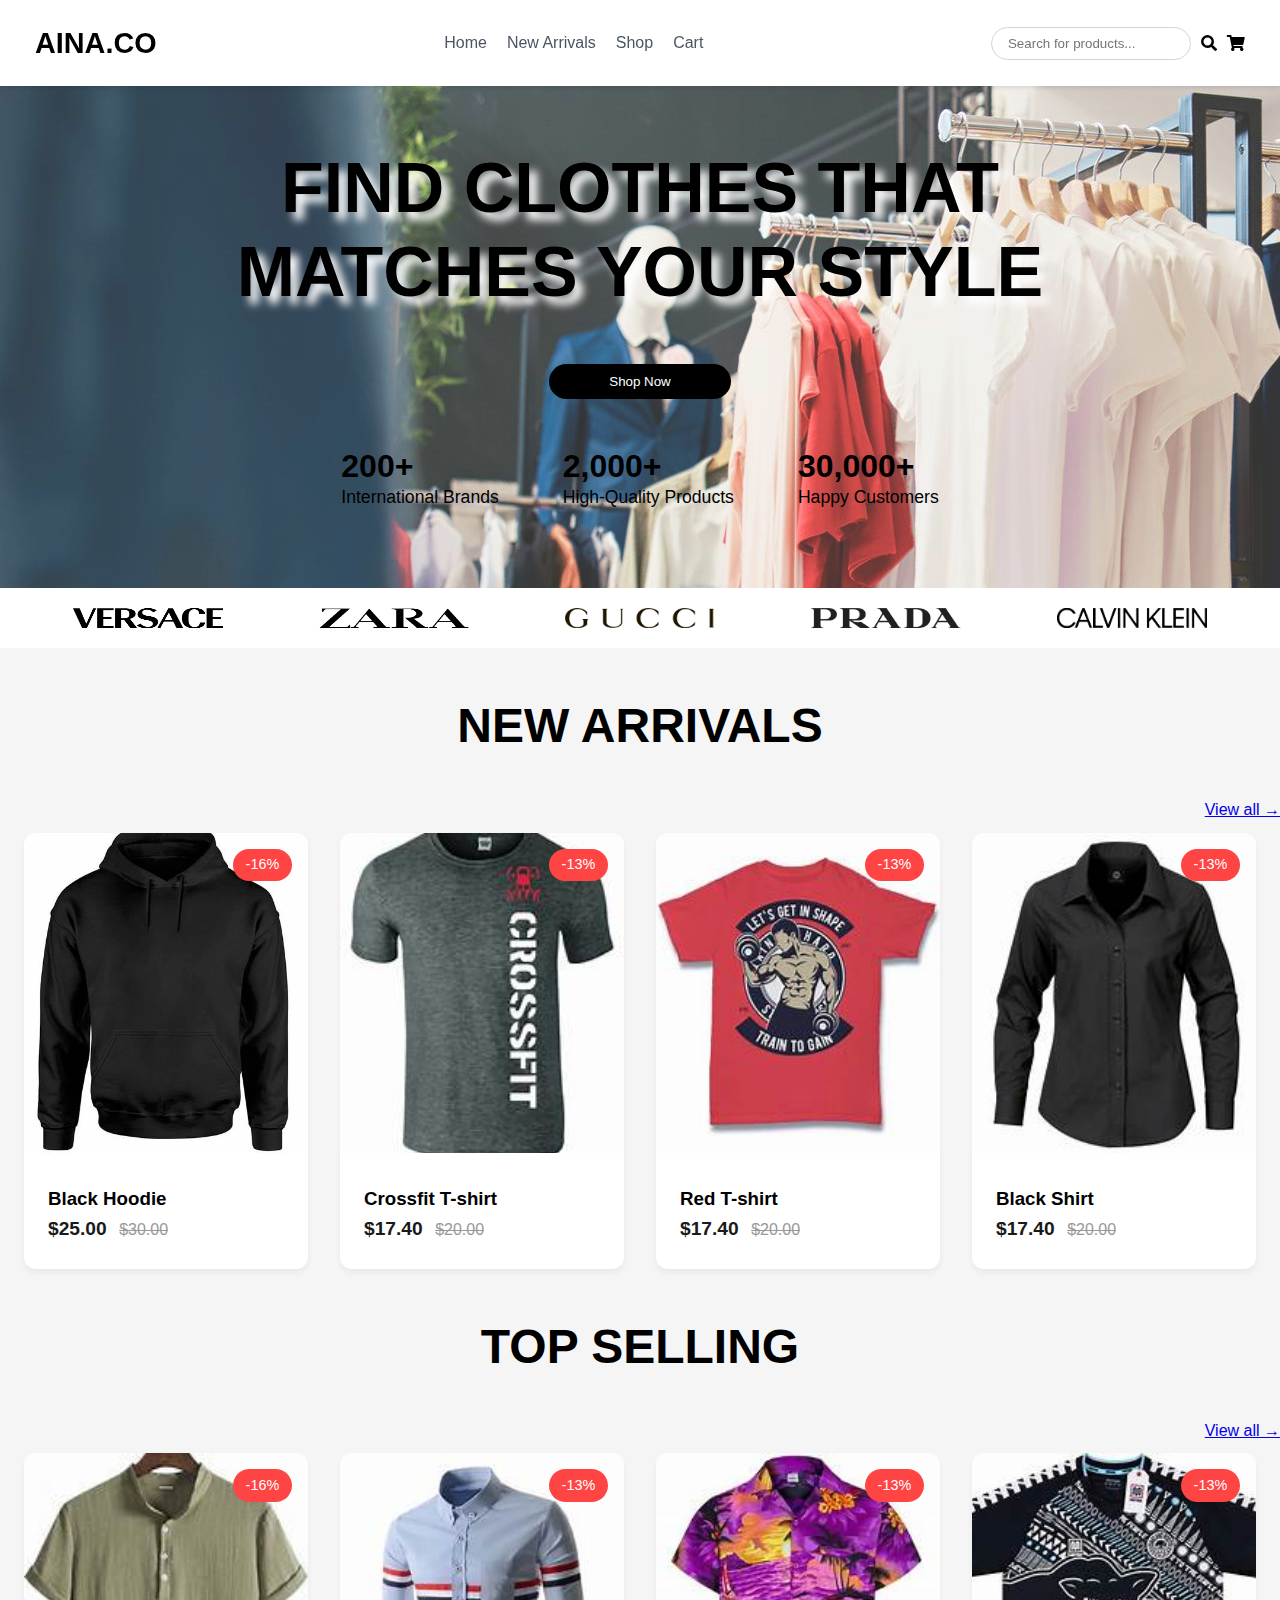
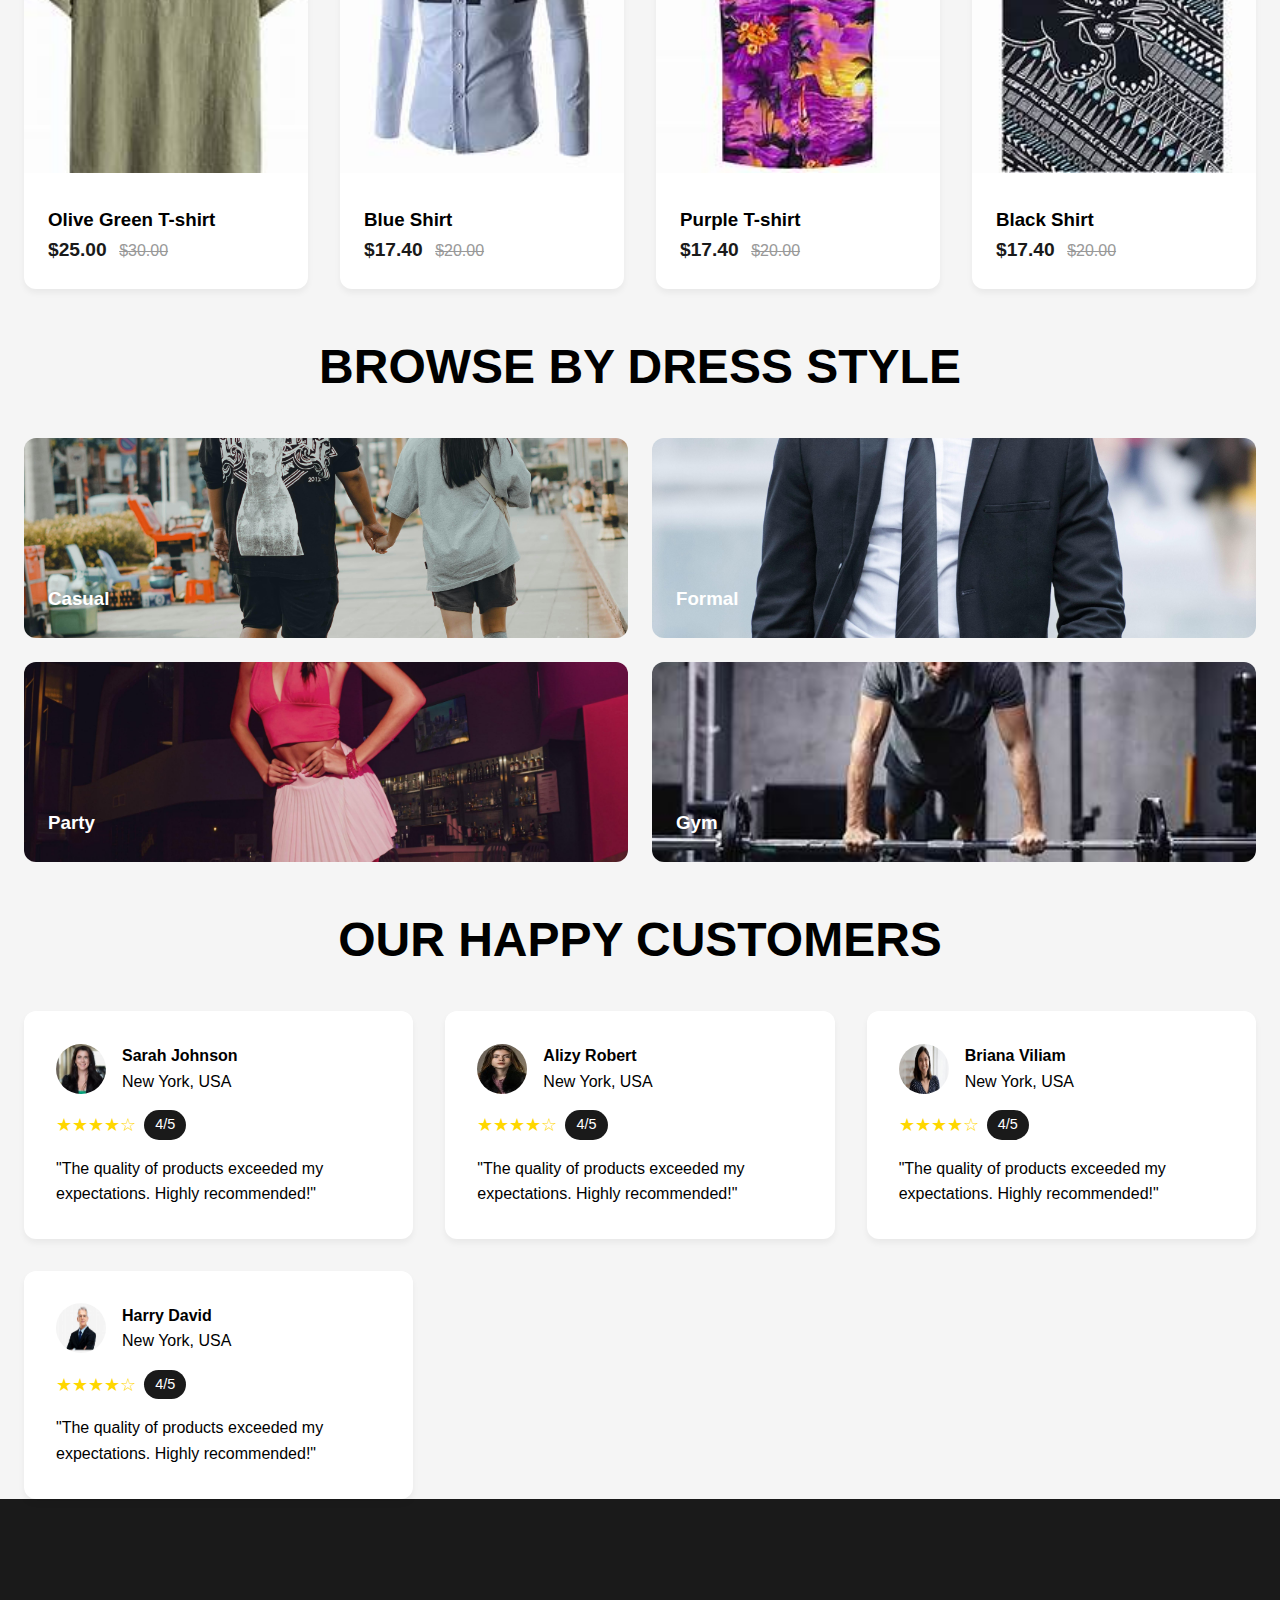
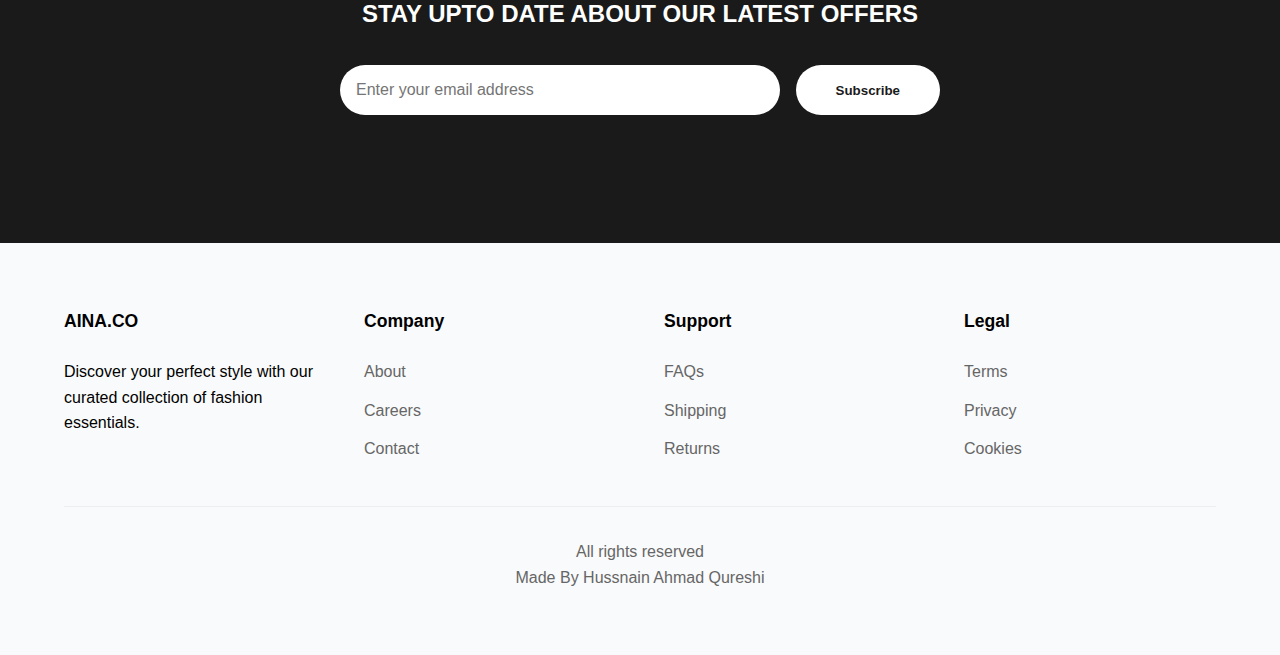
<file: index.html>
﻿<!DOCTYPE html>
<html lang="en">
<head>
    <meta charset="UTF-8">
    <meta name="viewport" content="width=device-width, initial-scale=1.0">
    <title>AINA.CO - Modern Fashion Store</title>
    <link href="https://fonts.googleapis.com/css2?family=Roboto:wght@400;500;700&display=swap" rel="stylesheet">
    <link href="https://cdnjs.cloudflare.com/ajax/libs/font-awesome/5.15.3/css/all.min.css" rel="stylesheet">
    <link rel="stylesheet" href="styles.css">
</head>
<body>

    <!-- Header -->
    <header>
        <div class="container">
            <div class="logo">
                <h1>AINA.CO</h1>
            </div>
            <nav>
                <a href="index.html">Home</a>
                <a href="3.html">New Arrivals</a>
                <a href="product.html">Shop</a>
                <a href="4.html">Cart</a>
            </nav>
            <div class="search-bar">
                <input type="text" class="search-input" placeholder="Search for products...">
                <i class="fas fa-search"></i>
                <i class="fas fa-shopping-cart"></i>
            </div>
        </div>
    </header>

    <!-- Hero Section -->
    <section class="hero">
        <div class="hero-content">
            <div class="hero-cont">FIND CLOTHES THAT MATCHES YOUR STYLE</div>
            <div class="shop-btn">
                <button class="shop-now">Shop Now</button>
            </div>
            <div class="stats">
                <div class="stat-item"><span>200+</span><p>International Brands</p></div>
                <div class="stat-item"><span>2,000+</span><p>High-Quality Products</p></div>
                <div class="stat-item"><span>30,000+</span><p>Happy Customers</p></div>
            </div>
        </div>
        <div class="brands">
            <img src="images/versace.png" alt="Versace">
            <img src="images/zara.png" alt="Zara">
            <img src="images/gucci.png" alt="Gucci">
            <img src="images/prada.png" alt="Prada">
            <img src="images/calvin-klein.png" alt="Calvin Klein">
        </div>
    </section>

    <!-- New Arrivals -->
    <section class="new-arrivals">
        <div class="section-header"><h1>NEW ARRIVALS</h1></div>
        <div class="view-al"><a href="3.html" class="view-all">View all →</a></div>
        <div class="product-grid">
            <div class="product-card">
                <div class="product-image">
                    <img src="images/hoodie.jpg" alt="Black Hoodie">
                    <span class="discount">-16%</span>
                </div>
                <div class="product-info">
                    <h3>Black Hoodie</h3>
                    <div class="price">
                        <span class="current-price">$25.00</span>
                        <span class="original-price">$30.00</span>
                    </div>
                </div>
            </div>

            <div class="product-card">
                <div class="product-image">
                    <img src="images/th(3).jpg" alt="Crossfit T-shirt">
                    <span class="discount">-13%</span>
                </div>
                <div class="product-info">
                    <h3>Crossfit T-shirt</h3>
                    <div class="price">
                        <span class="current-price">$17.40</span>
                        <span class="original-price">$20.00</span>
                    </div>
                </div>
            </div>

            <div class="product-card">
                <div class="product-image">
                    <img src="images/th(4).jpg" alt="Red T-shirt">
                    <span class="discount">-13%</span>
                </div>
                <div class="product-info">
                    <h3>Red T-shirt</h3>
                    <div class="price">
                        <span class="current-price">$17.40</span>
                        <span class="original-price">$20.00</span>
                    </div>
                </div>
            </div>

            <div class="product-card">
                <div class="product-image">
                    <img src="images/th(2).jpg" alt="Black Shirt">
                    <span class="discount">-13%</span>
                </div>
                <div class="product-info">
                    <h3>Black Shirt</h3>
                    <div class="price">
                        <span class="current-price">$17.40</span>
                        <span class="original-price">$20.00</span>
                    </div>
                </div>
            </div>
        </div>
    </section>

    <!-- Top Selling -->
    <section class="new-arrivals">
        <div class="section-header"><h1>TOP SELLING</h1></div>
        <div class="view-al"><a href="3.html" class="view-all">View all →</a></div>
        <div class="product-grid">
            <div class="product-card">
                <div class="product-image">
                    <img src="images/th(5).jpg" alt="Olive Green T-shirt">
                    <span class="discount">-16%</span>
                </div>
                <div class="product-info">
                    <h3>Olive Green T-shirt</h3>
                    <div class="price">
                        <span class="current-price">$25.00</span>
                        <span class="original-price">$30.00</span>
                    </div>
                </div>
            </div>

            <div class="product-card">
                <div class="product-image">
                    <img src="images/th(6).jpg" alt="Blue Shirt">
                    <span class="discount">-13%</span>
                </div>
                <div class="product-info">
                    <h3>Blue Shirt</h3>
                    <div class="price">
                        <span class="current-price">$17.40</span>
                        <span class="original-price">$20.00</span>
                    </div>
                </div>
            </div>

            <div class="product-card">
                <div class="product-image">
                    <img src="images/th(7).jpg" alt="Purple T-shirt">
                    <span class="discount">-13%</span>
                </div>
                <div class="product-info">
                    <h3>Purple T-shirt</h3>
                    <div class="price">
                        <span class="current-price">$17.40</span>
                        <span class="original-price">$20.00</span>
                    </div>
                </div>
            </div>

            <div class="product-card">
                <div class="product-image">
                    <img src="images/th(8).jpg" alt="Black Shirt">
                    <span class="discount">-13%</span>
                </div>
                <div class="product-info">
                    <h3>Black Shirt</h3>
                    <div class="price">
                        <span class="current-price">$17.40</span>
                        <span class="original-price">$20.00</span>
                    </div>
                </div>
            </div>
        </div>
    </section>

    <!-- Categories -->
    <section class="categories">
        <div class="section-header"><h1>BROWSE BY DRESS STYLE</h1></div>
        <div class="category-grid">
            <div class="category-card casual"><h3>Casual</h3></div>
            <div class="category-card formal"><h3>Formal</h3></div>
            <div class="category-card party"><h3>Party</h3></div>
            <div class="category-card gym"><h3>Gym</h3></div>
        </div>
    </section>

    <!-- Happy Customers -->
    <section class="customers">
        <div class="section-header"><h1>OUR HAPPY CUSTOMERS</h1></div>
        <div class="customer-grid">
            <div class="customer-card">
                <div class="customer-info">
                    <img src="images/customer1.jpg" alt="Customer">
                    <div class="customer-details">
                        <h4>Sarah Johnson</h4>
                        <p>New York, USA</p>
                    </div>
                </div>
                <div class="rating">
                    <span class="stars">★★★★☆</span>
                    <span class="score">4/5</span>
                </div>
                <p class="review">"The quality of products exceeded my expectations. Highly recommended!"</p>
            </div>

            <div class="customer-card">
                <div class="customer-info">
                    <img src="images/customer2.jpg" alt="Customer">
                    <div class="customer-details">
                        <h4>Alizy Robert</h4>
                        <p>New York, USA</p>
                    </div>
                </div>
                <div class="rating">
                    <span class="stars">★★★★☆</span>
                    <span class="score">4/5</span>
                </div>
                <p class="review">"The quality of products exceeded my expectations. Highly recommended!"</p>
            </div>

            <div class="customer-card">
                <div class="customer-info">
                    <img src="images/customer3.jpg" alt="Customer">
                    <div class="customer-details">
                        <h4>Briana Viliam</h4>
                        <p>New York, USA</p>
                    </div>
                </div>
                <div class="rating">
                    <span class="stars">★★★★☆</span>
                    <span class="score">4/5</span>
                </div>
                <p class="review">"The quality of products exceeded my expectations. Highly recommended!"</p>
            </div>

            <div class="customer-card">
                <div class="customer-info">
                    <img src="images/customer4.jpg" alt="Customer">
                    <div class="customer-details">
                        <h4>Harry David</h4>
                        <p>New York, USA</p>
                    </div>
                </div>
                <div class="rating">
                    <span class="stars">★★★★☆</span>
                    <span class="score">4/5</span>
                </div>
                <p class="review">"The quality of products exceeded my expectations. Highly recommended!"</p>
            </div>
        </div>
    </section>

    <!-- Newsletter -->
    <section class="newsletter">
        <div class="newsletter-content">
            <h2>STAY UPTO DATE ABOUT OUR LATEST OFFERS</h2>
            <div class="subscribe-form">
                <input type="email" placeholder="Enter your email address">
                <button class="subscribe-btn">Subscribe</button>
            </div>
        </div>
    </section>

    <!-- Footer -->
    <footer>
        <div class="footer-content">
            <div class="footer-col">
                <h4>AINA.CO</h4>
                <p>Discover your perfect style with our curated collection of fashion essentials.</p>
            </div>
            <div class="footer-col">
                <h4>Company</h4>
                <a href="#">About</a>
                <a href="#">Careers</a>
                <a href="#">Contact</a>
            </div>
            <div class="footer-col">
                <h4>Support</h4>
                <a href="#">FAQs</a>
                <a href="#">Shipping</a>
                <a href="#">Returns</a>
            </div>
            <div class="footer-col">
                <h4>Legal</h4>
                <a href="#">Terms</a>
                <a href="#">Privacy</a>
                <a href="#">Cookies</a>
            </div>
        </div>
        <div class="copyright">
            <p>All rights reserved</p>
            <p>Made By Hussnain Ahmad Qureshi</p>
        </div>
    </footer>

</body>
</html>
</file>
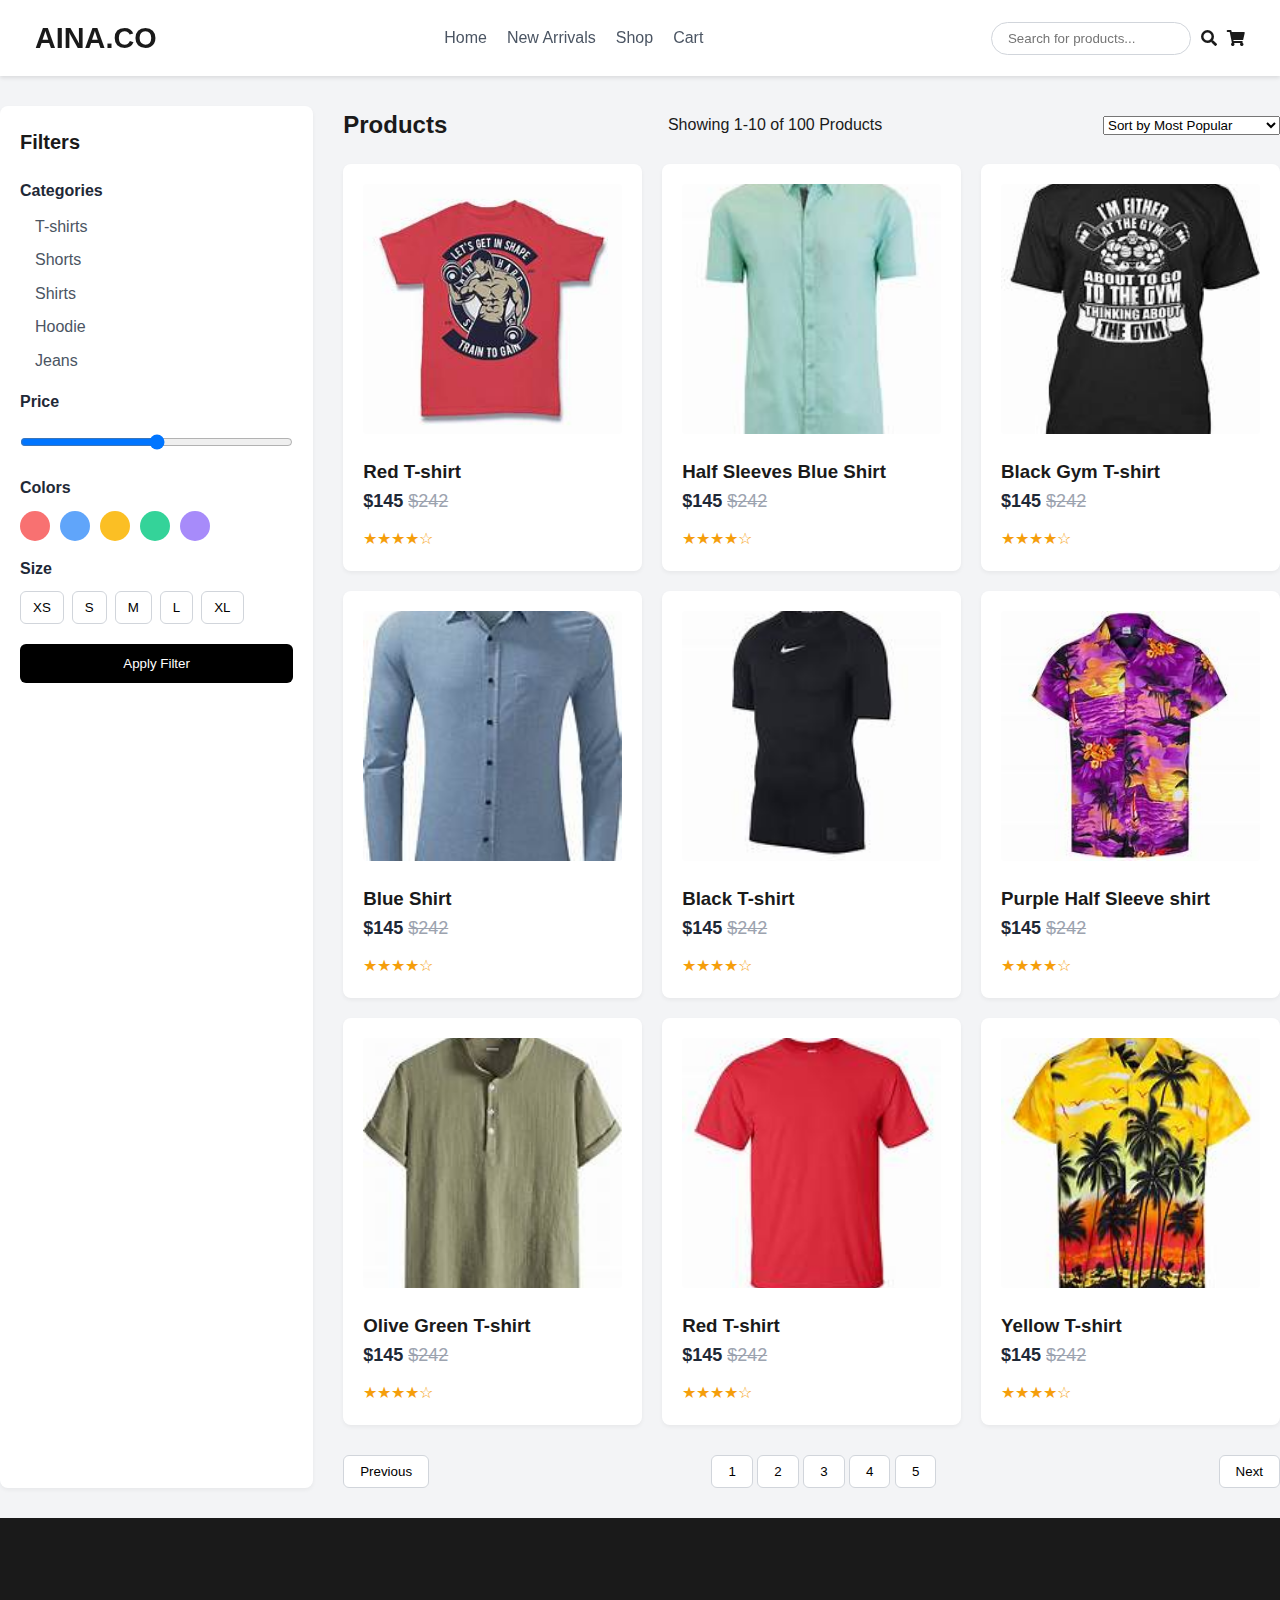
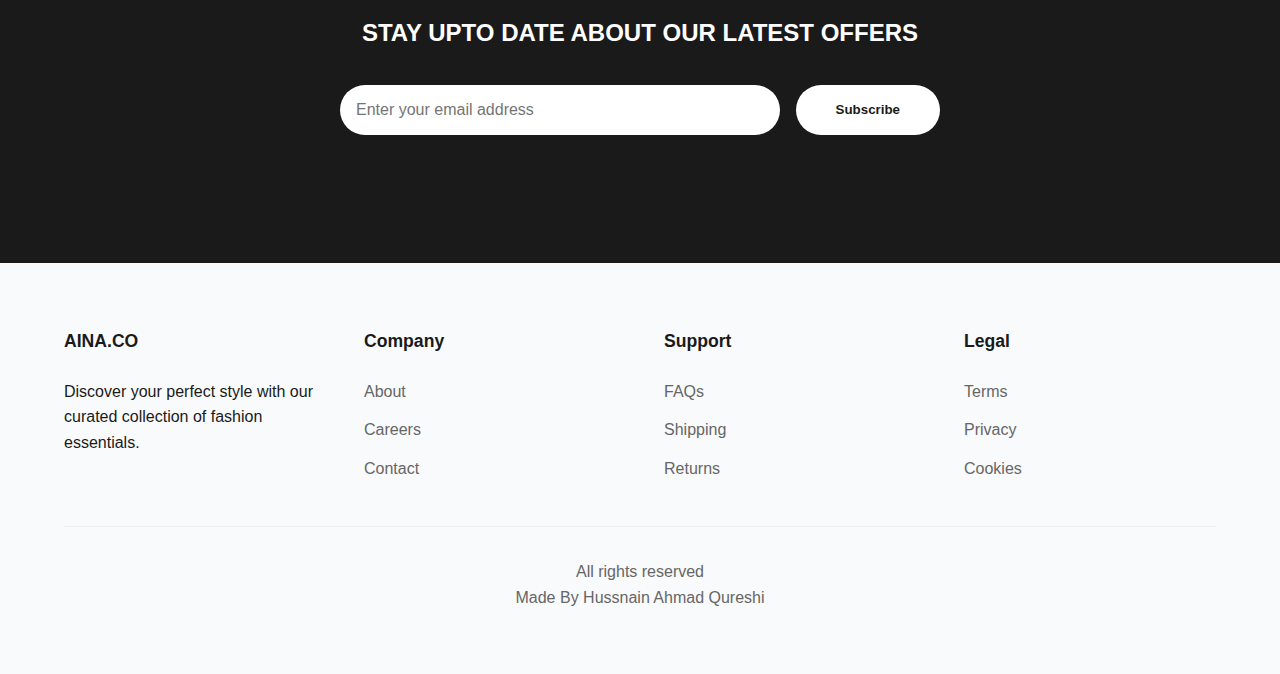
<file: 3.html>
﻿<!DOCTYPE html>
<html lang="en">
<head>
    <meta charset="UTF-8">
    <meta name="viewport" content="width=device-width, initial-scale=1.0">
    <title>E-commerce Website</title>
    <link rel="stylesheet" href="3.css">
    <link href="https://fonts.googleapis.com/css2?family=Roboto:wght@400;500;700&display=swap" rel="stylesheet">
    <link rel="stylesheet" href="https://cdnjs.cloudflare.com/ajax/libs/font-awesome/5.15.3/css/all.min.css">
</head>
<body>
    <!-- Header -->
    <header>
        <div class="container">
            <div class="logo">
                <h1>AINA.CO</h1>


            </div>
            <nav>
                <a href="index.html">
                    Home
                </a>
                <a href="3.html">
                    New Arrivals
                </a>
                <a href="product.html">
                    Shop
                </a>
                <a href="4.html">
                    Cart
                </a>
            </nav>
            <div class="search-bar">

                <input type="text" class="search-input" placeholder="Search for products...">
                <i class="fas fa-search">
                </i><i class="fas fa-shopping-cart">
</i>
            </div>
        </div>
    </header>

    <!-- Main Content -->
    <main class="container main">
        <!-- Filters -->
        <aside class="filters">
            <h2>Filters</h2>
            <div>
                <h3>Categories</h3>
                <ul>
                    <li><a href="#">T-shirts</a></li>
                    <li><a href="#">Shorts</a></li>
                    <li><a href="#">Shirts</a></li>
                    <li><a href="#">Hoodie</a></li>
                    <li><a href="#">Jeans</a></li>
                </ul>
            </div>
            <div class="price">
                <h3>Price</h3>
                <input type="range" min="50" max="200">
            </div>
            <div class="colors">
                <h3>Colors</h3>
                <div class="color-switches">
                    <div class="color red" tabindex="0"></div>
                    <div class="color blue" tabindex="0"></div>
                    <div class="color yellow" tabindex="0"></div>
                    <div class="color green" tabindex="0"></div>
                    <div class="color purple" tabindex="0"></div>
                </div>
            </div>
            <div class="sizes">
                <h3>Size</h3>
                <div class="size-buttons">
                    <button>XS</button>
                    <button>S</button>
                    <button>M</button>
                    <button>L</button>
                    <button>XL</button>
                </div>
            </div>
            <button class="apply-filter">Apply Filter</button>
        </aside>

        <!-- Products -->
        <section class="products">
            <div class="products-header">
                <h2>Products</h2>
                <div class="products-info">Showing 1-10 of 100 Products</div>
                <select aria-label="Sort products">
                    <option>Sort by Most Popular</option>
                    <option>Sort by Price: Low to High</option>
                    <option>Sort by Price: High to Low</option>
                </select>
            </div>
            <div class="grid">
                <!-- Product Cards -->
                <article class="product-card">
                    <img src="images/th(4).jpg"alt="Related Product" width="200"height="250" />
                    <h3>Red T-shirt</h3>
                    <div class="price">$145 <span class="old-price">$242</span></div>
                    <div class="rating" aria-label="Rating: 4.5 out of 5 stars">
                        ★★★★☆
                    </div>
                </article>
                <!-- Product Cards -->
                <article class="product-card">
                    <img src="images/th(11).jpg"alt="Related Product" width="200"height="250" />
                    <h3>Half Sleeves Blue Shirt</h3>
                    <div class="price">$145 <span class="old-price">$242</span></div>
                    <div class="rating" aria-label="Rating: 4.5 out of 5 stars">
                        ★★★★☆
                    </div>
                </article>
                <!-- Product Cards -->
                <article class="product-card">
                    <img src="images/th(18).jpg"alt="Related Product" width="200"height="250" />
                    <h3>Black Gym T-shirt</h3>
                    <div class="price">$145 <span class="old-price">$242</span></div>
                    <div class="rating" aria-label="Rating: 4.5 out of 5 stars">
                        ★★★★☆
                    </div>
                </article>
                <!-- Product Cards -->
                <article class="product-card">
                    <img src="images/th(9).jpg"alt="Related Product" width="200"height="250" />
                    <h3>Blue Shirt</h3>
                    <div class="price">$145 <span class="old-price">$242</span></div>
                    <div class="rating" aria-label="Rating: 4.5 out of 5 stars">
                        ★★★★☆
                    </div>
                </article>
                <!-- Product Cards -->
                <article class="product-card">
                    <img src="images/th(17).jpg"alt="Related Product" width="200"height="250" />
                    <h3>Black T-shirt</h3>
                    <div class="price">$145 <span class="old-price">$242</span></div>
                    <div class="rating" aria-label="Rating: 4.5 out of 5 stars">
                        ★★★★☆
                    </div>
                </article>
                <!-- Product Cards -->
                <article class="product-card">
                    <img src="images/th(7).jpg"alt="Related Product" width="200"height="250" />
                    <h3>Purple Half Sleeve shirt</h3>
                    <div class="price">$145 <span class="old-price">$242</span></div>
                    <div class="rating" aria-label="Rating: 4.5 out of 5 stars">
                        ★★★★☆
                    </div>
                </article>
                <!-- Product Cards -->
                <article class="product-card">
                    <img src="images/th(5).jpg"alt="Related Product" width="200"height="250" />
                    <h3>Olive Green T-shirt</h3>
                    <div class="price">$145 <span class="old-price">$242</span></div>
                    <div class="rating" aria-label="Rating: 4.5 out of 5 stars">
                        ★★★★☆
                    </div>
                </article>
                <!-- Product Cards -->
                <article class="product-card">
                    <img src="images/th(14).jpg"alt="Related Product" width="200"height="250" />
                    <h3>Red T-shirt</h3>
                    <div class="price">$145 <span class="old-price">$242</span></div>
                    <div class="rating" aria-label="Rating: 4.5 out of 5 stars">
                        ★★★★☆
                    </div>
                </article>
                <!-- Product Cards -->
                <article class="product-card">
                    <img src="images/th(16).jpg" width="200"height="250" alt="Gradient Graphic T-shirt">
                    <h3>Yellow T-shirt</h3>
                    <div class="price">$145 <span class="old-price">$242</span></div>
                    <div class="rating" aria-label="Rating: 4.5 out of 5 stars">
                        ★★★★☆
                    </div>
                </article>
               
                <!-- Repeat other product cards similarly -->
            </div>
            <div class="pagination">
                <button>Previous</button>
                <div>
                    <button>1</button>
                    <button>2</button>
                    <button>3</button>
                    <button>4</button>
                    <button>5</button>
                </div>
                <button>Next</button>
            </div>
        </section>
    </main>
    <!-- Newsletter -->
    <section class="newsletter">
        <div class="newsletter-content">
            <h2>STAY UPTO DATE ABOUT OUR LATEST OFFERS</h2>
            <div class="subscribe-form">
                <input type="email" placeholder="Enter your email address">
                <button class="subscribe-btn">Subscribe</button>
            </div>
        </div>
    </section>

    <!-- Footer -->
    <footer>
        <div class="footer-content">
            <div class="footer-col">
                <h4>AINA.CO</h4>
                <p>Discover your perfect style with our curated collection of fashion essentials.</p>
            </div>
            <div class="footer-col">
                <h4>Company</h4>
                <a href="#">About</a>
                <a href="#">Careers</a>
                <a href="#">Contact</a>
            </div>
            <div class="footer-col">
                <h4>Support</h4>
                <a href="#">FAQs</a>
                <a href="#">Shipping</a>
                <a href="#">Returns</a>
            </div>
            <div class="footer-col">
                <h4>Legal</h4>
                <a href="#">Terms</a>
                <a href="#">Privacy</a>
                <a href="#">Cookies</a>
            </div>
        </div>
        <div class="copyright">
            <p> All rights reserved</p>
            <p> Made By Hussnain Ahmad Qureshi</p>
        </div>
    </footer>

</body>
</html>
</file>
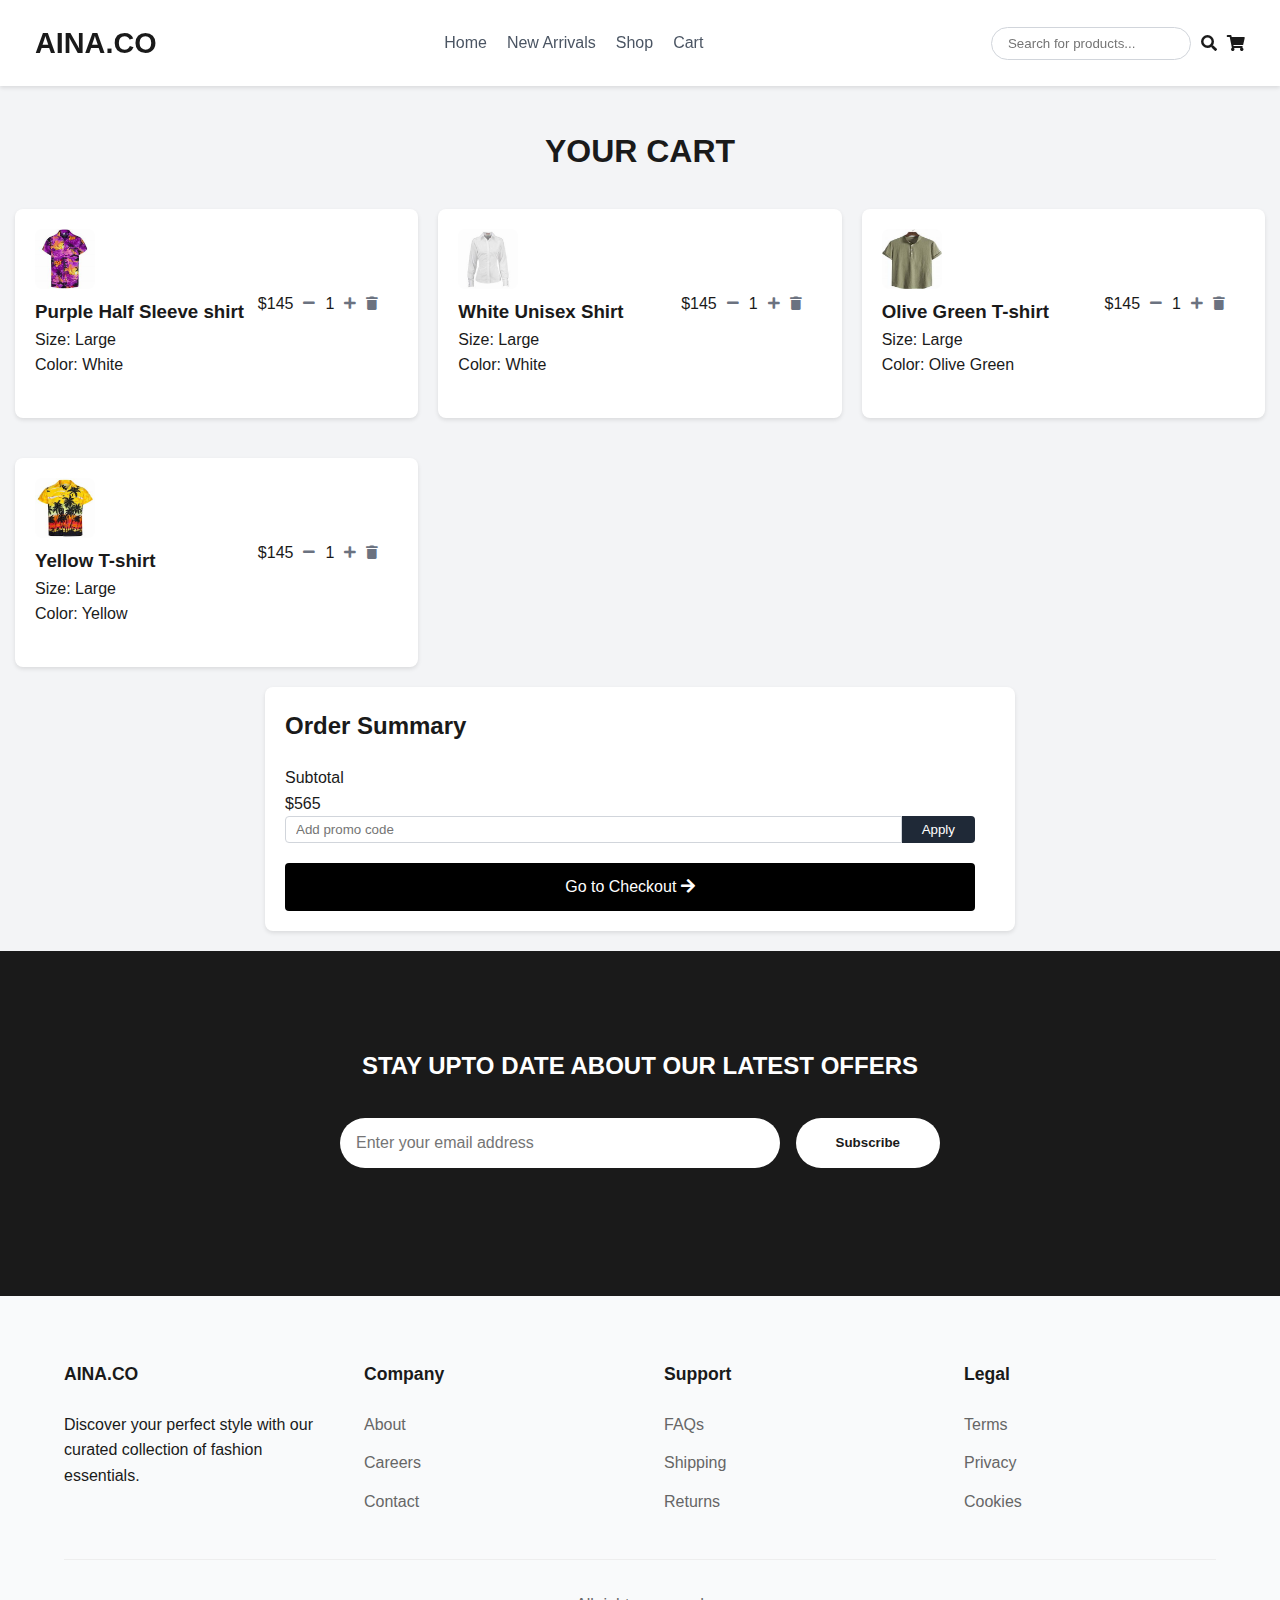
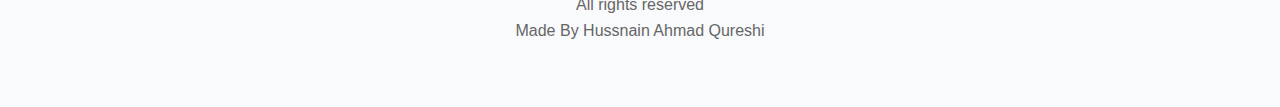
<file: 4.html>
﻿<!DOCTYPE html>
<html lang="en">

<head>
    <meta charset="UTF-8">
    <meta name="viewport" content="width=device-width, initial-scale=1.0">
    <title>E-commerce Cart - SHOP.CO</title>
    <link href="https://cdnjs.cloudflare.com/ajax/libs/font-awesome/5.15.3/css/all.min.css" rel="stylesheet">
    <link rel="stylesheet" href="4.css">
</head>

<body>
    <!-- Header -->
    <header>
        <div class="container">
            <div class="logo">
                <h1>AINA.CO</h1>
            </div>
            <nav>
                <a href="index.html">Home</a>
                <a href="3.html">New Arrivals</a>
                <a href="product.html">Shop</a>
                <a href="4.html">Cart</a>
            </nav>
            <div class="search-bar">
                <input type="text" class="search-input" placeholder="Search for products...">
                <i class="fas fa-search"></i><i class="fas fa-shopping-cart"></i>
            </div>
        </div>
    </header>

    <div class="section-header">
        <h1>YOUR CART</h1>
    </div>

    <main class="container" id="main-content">
        <section aria-labelledby="cart-heading">
            <div class="grid">
                <div class="cart-items">
                    <div class="cart-item" role="listitem">
                        <div class="cart-item-details">
                            <img src="images/th(7).jpg" alt="Purple Half Sleeve shirt, size Large">
                            <div>
                                <h3>Purple Half Sleeve shirt</h3>
                                <p>Size: Large</p>
                                <p>Color: White</p>
                            </div>
                        </div>
                        <div class="cart-item-actions">
                            <p><span class="visually-hidden">Price: </span>$145</p>
                            <button aria-label="Decrease quantity"><i class="fas fa-minus"></i></button>
                            <span aria-live="polite">1</span>
                            <button aria-label="Increase quantity"><i class="fas fa-plus"></i></button>
                            <button aria-label="Remove item"><i class="fas fa-trash"></i></button>
                        </div>
                    </div>
                </div>

                <div class="cart-items">
                    <div class="cart-item" role="listitem">
                        <div class="cart-item-details">
                            <img src="images/th(12).jpg" alt="White Unisex Shirt, size Large">
                            <div>
                                <h3>White Unisex Shirt</h3>
                                <p>Size: Large</p>
                                <p>Color: White</p>
                            </div>
                        </div>
                        <div class="cart-item-actions">
                            <p><span class="visually-hidden">Price: </span>$145</p>
                            <button aria-label="Decrease quantity"><i class="fas fa-minus"></i></button>
                            <span aria-live="polite">1</span>
                            <button aria-label="Increase quantity"><i class="fas fa-plus"></i></button>
                            <button aria-label="Remove item"><i class="fas fa-trash"></i></button>
                        </div>
                    </div>
                </div>

                <div class="cart-items">
                    <div class="cart-item" role="listitem">
                        <div class="cart-item-details">
                            <img src="images/th(5).jpg" alt="Olive Green T-shirt, size Large">
                            <div>
                                <h3>Olive Green T-shirt</h3>
                                <p>Size: Large</p>
                                <p>Color: Olive Green</p>
                            </div>
                        </div>
                        <div class="cart-item-actions">
                            <p><span class="visually-hidden">Price: </span>$145</p>
                            <button aria-label="Decrease quantity"><i class="fas fa-minus"></i></button>
                            <span aria-live="polite">1</span>
                            <button aria-label="Increase quantity"><i class="fas fa-plus"></i></button>
                            <button aria-label="Remove item"><i class="fas fa-trash"></i></button>
                        </div>
                    </div>
                </div>

                <div class="cart-items">
                    <div class="cart-item" role="listitem">
                        <div class="cart-item-details">
                            <img src="images/th(16).jpg" alt="Yellow T-shirt, size Large">
                            <div>
                                <h3>Yellow T-shirt</h3>
                                <p>Size: Large</p>
                                <p>Color: Yellow</p>
                            </div>
                        </div>
                        <div class="cart-item-actions">
                            <p><span class="visually-hidden">Price: </span>$145</p>
                            <button aria-label="Decrease quantity"><i class="fas fa-minus"></i></button>
                            <span aria-live="polite">1</span>
                            <button aria-label="Increase quantity"><i class="fas fa-plus"></i></button>
                            <button aria-label="Remove item"><i class="fas fa-trash"></i></button>
                        </div>
                    </div>
                </div>
            </div>
        </section>

        <section aria-labelledby="order-summary-heading">
            <div class="carts">
                <div class="order-summary">
                    <h2 id="order-summary-heading">Order Summary</h2>
                    <div role="list">
                        <div role="listitem">
                            <p>Subtotal</p>
                            <p>$565</p>
                        </div>
                    </div>
                    <div class="promo-code">
                        <label for="promo-code" class="visually-hidden">Enter promo code</label>
                        <input type="text" id="promo-code" placeholder="Add promo code">
                        <button>Apply</button>
                    </div>
                    <button class="checkout-button">Go to Checkout <i class="fas fa-arrow-right" aria-hidden="true"></i></button>
                </div>
            </div>
        </section>
    </main>

    <!-- Newsletter -->
    <section class="newsletter">
        <div class="newsletter-content">
            <h2>STAY UPTO DATE ABOUT OUR LATEST OFFERS</h2>
            <div class="subscribe-form">
                <input type="email" placeholder="Enter your email address">
                <button class="subscribe-btn">Subscribe</button>
            </div>
        </div>
    </section>

    <footer>
        <div class="footer-content">
            <div class="footer-col">
                <h4>AINA.CO</h4>
                <p>Discover your perfect style with our curated collection of fashion essentials.</p>
            </div>
            <div class="footer-col">
                <h4>Company</h4>
                <a href="#">About</a>
                <a href="#">Careers</a>
                <a href="#">Contact</a>
            </div>
            <div class="footer-col">
                <h4>Support</h4>
                <a href="#">FAQs</a>
                <a href="#">Shipping</a>
                <a href="#">Returns</a>
            </div>
            <div class="footer-col">
                <h4>Legal</h4>
                <a href="#">Terms</a>
                <a href="#">Privacy</a>
                <a href="#">Cookies</a>
            </div>
        </div>
        <div class="copyright">
            <p>All rights reserved</p>
            <p> Made By Hussnain Ahmad Qureshi</p>
        </div>
    </footer>
</body>

</html>
</file>
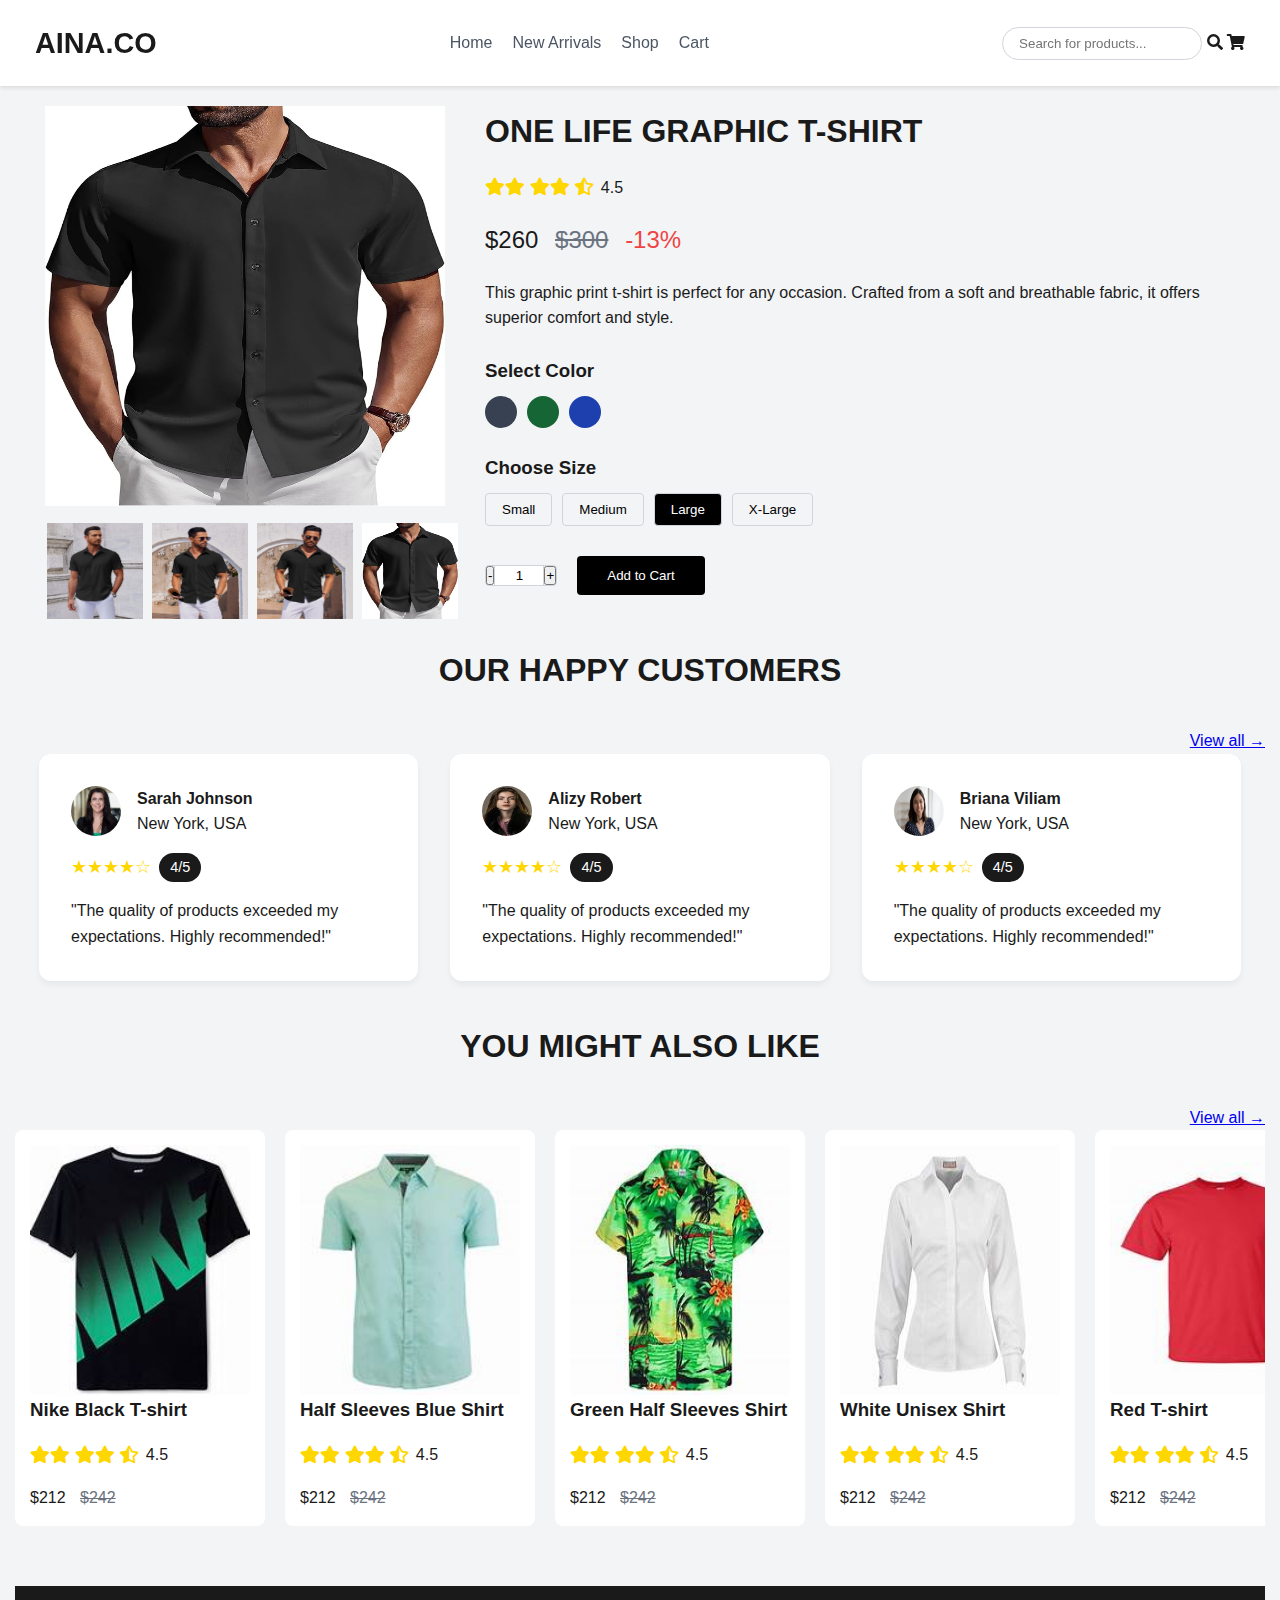
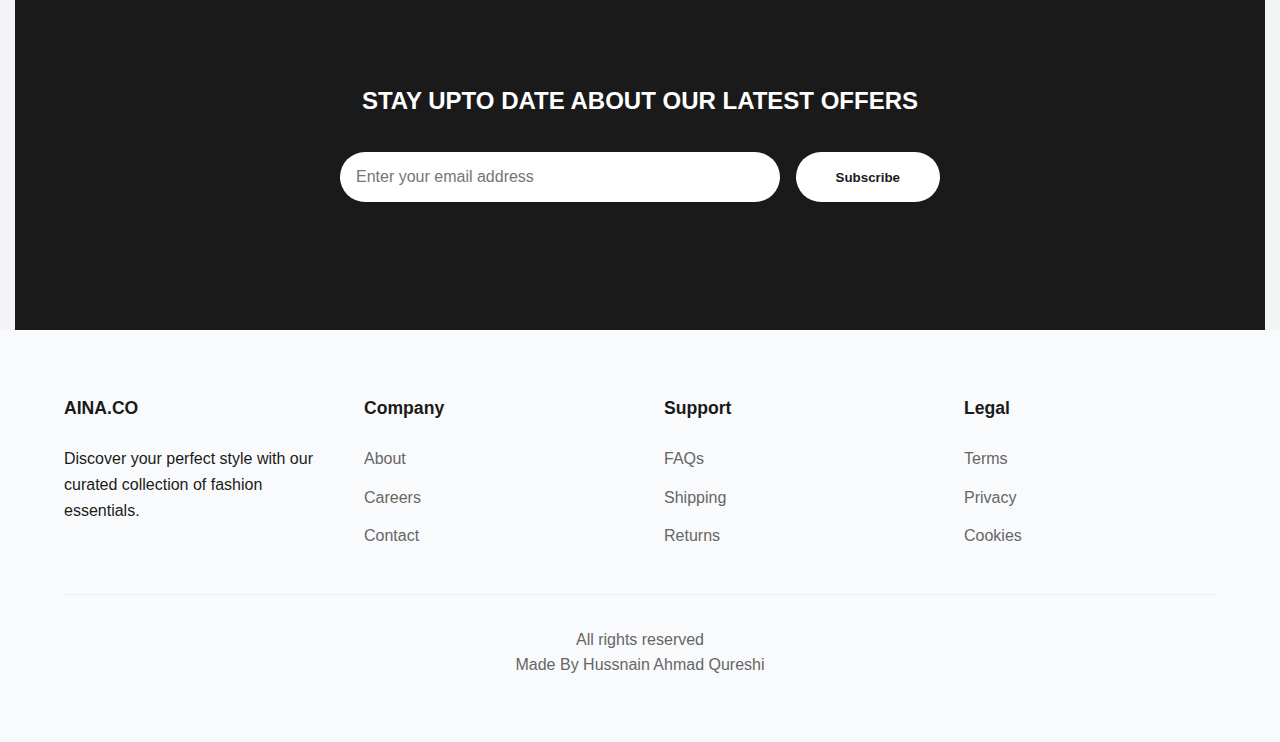
<file: product.html>
﻿<html lang="en">
<head>
    <meta charset="utf-8" />
    <meta name="viewport" content="width=device-width, initial-scale=1.0" />
    <title>AINA.CO - Modern Fashion Store</title>
    <link href="https://fonts.googleapis.com/css2?family=Roboto:wght@400;500;700&display=swap" rel="stylesheet" />
    <link href="https://cdnjs.cloudflare.com/ajax/libs/font-awesome/5.15.3/css/all.min.css" rel="stylesheet" />
    <link href="product.css" rel="stylesheet" />
</head>
<body>

    <header>
        <div class="container header-container">
            <div class="logo">
                <h1>AINA.CO</h1>
            </div>
            <nav>
                <a href="index.html">Home</a>
                <a href="3.html">New Arrivals</a>
                <a href="product.html">Shop</a>
                <a href="4.html">Cart</a>
            </nav>
            <div class="search">
                <input type="text" class="search-input" placeholder="Search for products...">
                <i class="fas fa-search"></i>
                <i class="fas fa-shopping-cart"></i>
            </div>
        </div>
    </header>

    <main class="container">
        <div class="product">
            <div class="images">
                <img src="images/th(20).jpg" alt="Olive green t-shirt with 'One Life' graphic print" width="400" height="400" />
                <div class="thumbnails">
                    <img src="images/th(19).jpg" alt="Olive green t-shirt front view" width="100" height="100" />
                    <img src="images/th(21).jpg" alt="Olive green t-shirt back view" width="100" height="100" />
                    <img src="images/th(22).jpg" alt="Olive green t-shirt side view" width="100" height="100" />
                    <img src="images/th(20).jpg" alt="Model wearing olive green t-shirt" width="100" height="100" />
                </div>
            </div>
            <div class="product-details">
                <h1 class="product-title">ONE LIFE GRAPHIC T-SHIRT</h1>
                <div class="rating">
                    <div class="stars">
                        <i class="fas fa-star"></i><i class="fas fa-star"></i>
                        <i class="fas fa-star"></i><i class="fas fa-star"></i>
                        <i class="fas fa-star-half-alt"></i>
                    </div>
                    <span>4.5</span>
                </div>
                <div class="price-section">
                    <span>$260</span>
                    <span class="original-price">$300</span>
                    <span class="discount">-13%</span>
                </div>
                <p class="description">
                    This graphic print t-shirt is perfect for any occasion. Crafted from a soft and breathable fabric,
                    it offers superior comfort and style.
                </p>

                <div class="color-selector">
                    <h3>Select Color</h3>
                    <div class="color-buttons">
                        <button class="color-button" style="background-color: #374151"></button>
                        <button class="color-button" style="background-color: #166534"></button>
                        <button class="color-button" style="background-color: #1e40af"></button>
                    </div>
                </div>

                <div class="size-selector">
                    <h3>Choose Size</h3>
                    <div class="size-buttons">
                        <button class="size-button">Small</button>
                        <button class="size-button">Medium</button>
                        <button class="size-button active">Large</button>
                        <button class="size-button">X-Large</button>
                    </div>
                </div>

                <div class="quantity-selector">
                    <div class="quantity-control">
                        <button class="quantity-minus">-</button>
                        <input type="text" class="quantity-input" value="1">
                        <button class="quantity-plus">+</button>
                    </div>
                    <button class="add-to-cart">Add to Cart</button>
                </div>
            </div>
        </div>

        <div class="section-header">
            <h1>OUR HAPPY CUSTOMERS</h1>
        </div>

        <section class="customers">
            <div class="view-al">
                <a href="#" class="view-all">View all →</a>
            </div>
            <div class="customer-grid">
                <div class="customer-card">
                    <div class="customer-info">
                        <img src="images/customer1.jpg" alt="Customer">
                        <div class="customer-details">
                            <h4>Sarah Johnson</h4>
                            <p>New York, USA</p>
                        </div>
                    </div>
                    <div class="rating">
                        <span class="stars">★★★★☆</span>
                        <span class="score">4/5</span>
                    </div>
                    <p class="review">"The quality of products exceeded my expectations. Highly recommended!"</p>
                </div>

                <div class="customer-card">
                    <div class="customer-info">
                        <img src="images/customer2.jpg" alt="Customer">
                        <div class="customer-details">
                            <h4>Alizy Robert</h4>
                            <p>New York, USA</p>
                        </div>
                    </div>
                    <div class="rating">
                        <span class="stars">★★★★☆</span>
                        <span class="score">4/5</span>
                    </div>
                    <p class="review">"The quality of products exceeded my expectations. Highly recommended!"</p>
                </div>

                <div class="customer-card">
                    <div class="customer-info">
                        <img src="images/customer3.jpg" alt="Customer">
                        <div class="customer-details">
                            <h4>Briana Viliam</h4>
                            <p>New York, USA</p>
                        </div>
                    </div>
                    <div class="rating">
                        <span class="stars">★★★★☆</span>
                        <span class="score">4/5</span>
                    </div>
                    <p class="review">"The quality of products exceeded my expectations. Highly recommended!"</p>
                </div>
            </div>
        </section>

        <div class="related-products">
            <div class="section-header">
                <h1>YOU MIGHT ALSO LIKE</h1>
            </div>
            <div class="view-al">
                <a href="#" class="view-all">View all →</a>
            </div>
            <div class="products-grid">
                <div class="product-card">
                    <img src="images/th(13).jpg" alt="Related Product" width="200" height="250" />
                    <h3>Nike Black T-shirt</h3>
                    <div class="rating">
                        <div class="stars">
                            <i class="fas fa-star"></i><i class="fas fa-star"></i>
                            <i class="fas fa-star"></i><i class="fas fa-star"></i>
                            <i class="fas fa-star-half-alt"></i>
                        </div>
                        <span>4.5</span>
                    </div>
                    <div class="price">
                        <span>$212</span>
                        <span class="original-price">$242</span>
                    </div>
                </div>
                <div class="product-card">
                    <img src="images/th(11).jpg" alt="Related Product" width="200" height="250" />
                    <h3>Half Sleeves Blue Shirt</h3>
                    <div class="rating">
                        <div class="stars">
                            <i class="fas fa-star"></i><i class="fas fa-star"></i>
                            <i class="fas fa-star"></i><i class="fas fa-star"></i>
                            <i class="fas fa-star-half-alt"></i>
                        </div>
                        <span>4.5</span>
                    </div>
                    <div class="price">
                        <span>$212</span>
                        <span class="original-price">$242</span>
                    </div>
                </div>
                <div class="product-card">
                    <img src="images/th(15).jpg" alt="Related Product" width="200" height="250" />
                    <h3>Green Half Sleeves Shirt</h3>
                    <div class="rating">
                        <div class="stars">
                            <i class="fas fa-star"></i><i class="fas fa-star"></i>
                            <i class="fas fa-star"></i><i class="fas fa-star"></i>
                            <i class="fas fa-star-half-alt"></i>
                        </div>
                        <span>4.5</span>
                    </div>
                    <div class="price">
                        <span>$212</span>
                        <span class="original-price">$242</span>
                    </div>
                </div>
                <div class="product-card">
                    <img src="images/th(12).jpg" alt="Related Product" width="200" height="250" />
                    <h3>White Unisex Shirt</h3>
                    <div class="rating">
                        <div class="stars">
                            <i class="fas fa-star"></i><i class="fas fa-star"></i>
                            <i class="fas fa-star"></i><i class="fas fa-star"></i>
                            <i class="fas fa-star-half-alt"></i>
                        </div>
                        <span>4.5</span>
                    </div>
                    <div class="price">
                        <span>$212</span>
                        <span class="original-price">$242</span>
                    </div>
                </div>
                <div class="product-card">
                    <img src="images/th(14).jpg" alt="Related Product" width="200" height="250" />
                    <h3>Red T-shirt</h3>
                    <div class="rating">
                        <div class="stars">
                            <i class="fas fa-star"></i><i class="fas fa-star"></i>
                            <i class="fas fa-star"></i><i class="fas fa-star"></i>
                            <i class="fas fa-star-half-alt"></i>
                        </div>
                        <span>4.5</span>
                    </div>
                    <div class="price">
                        <span>$212</span>
                        <span class="original-price">$242</span>
                    </div>
                </div>
            </div>
        </div>

        <section class="newsletter">
            <div class="newsletter-content">
                <h2>STAY UPTO DATE ABOUT OUR LATEST OFFERS</h2>
                <div class="subscribe-form">
                    <input type="email" placeholder="Enter your email address">
                    <button class="subscribe-btn">Subscribe</button>
                </div>
            </div>
        </section>
    </main>

    <footer>
        <div class="footer-content">
            <div class="footer-col">
                <h4>AINA.CO</h4>
                <p>Discover your perfect style with our curated collection of fashion essentials.</p>
            </div>
            <div class="footer-col">
                <h4>Company</h4>
                <a href="#">About</a>
                <a href="#">Careers</a>
                <a href="#">Contact</a>
            </div>
            <div class="footer-col">
                <h4>Support</h4>
                <a href="#">FAQs</a>
                <a href="#">Shipping</a>
                <a href="#">Returns</a>
            </div>
            <div class="footer-col">
                <h4>Legal</h4>
                <a href="#">Terms</a>
                <a href="#">Privacy</a>
                <a href="#">Cookies</a>
            </div>
        </div>
        <div class="copyright">
            <p>All rights reserved</p>
            <p>Made By Hussnain Ahmad Qureshi</p>
        </div>
    </footer>

</body>
</html>
</file>
<file: styles.css>
﻿/* Base Styles */
* {
    margin: 0;
    padding: 0;
    box-sizing: border-box;
    font-family: 'Inter', sans-serif;
}

body {
    line-height: 1.6;
    color: #000;
    background-color:whitesmoke
    
}

/* Reusable Components */
.section-header {
    display: flex;
    justify-content: space-between;
    align-items: center;
    margin-bottom: 2rem;
    padding: 0 1.5rem;
}
.container {
    margin: 0 auto;
    padding: 0 15px;
}
.view-al {
    display: flex;
    justify-content: flex-end;
}
/* Header Styles */
header {
    background-color: #fff;
    box-shadow: 0 2px 4px rgba(0, 0, 0, 0.1);
    padding: 20px 20px 20px 20px;
    position: sticky;
    top: 0;
    z-index: 1000;
    transition: all 0.3s ease;
}

    header .container {
        display: flex;
        justify-content: space-between;
        align-items:center;
        flex-wrap: wrap;
        gap: 15px;
    }

.logo h1 {
    font-size: 1.8rem;
    margin: 0;
    transition: transform 0.3s ease;
}

header nav {
    display: flex;
    gap: 20px;
}

    header nav a {
        color: #4b5563;
        text-decoration: none;
        padding: 5px 0;
        position: relative;
        transition: all 0.3s ease;
    }

        header nav a::after {
            content: '';
            position: absolute;
            bottom: 0;
            left: 0;
            width: 0;
            height: 4px;
            background: #000;
            transition: width 0.3s ease;
        }

        header nav a:hover::after {
            width: 100%;
        }


.search-bar {
    display: flex;
    align-items: center;
    gap: 10px;
}

.search-input {
    border: 1px solid #d1d5db;
    border-radius: 20px;
    padding: 8px 16px;
    width: 200px;
}

/* Hero Section */
.hero {
    text-align: center;
    background: #f3f3f3;
    background-image: linear-gradient(rgba(255,255,250,0.2),rgba(255,255,250,0.2)),url('background.jpg');
}

.hero-content {
    font-size: 2.5rem;
    text-align: center;
    justify-content:space-between;
    margin-bottom: 2rem;
    line-height: 1.2;
    max-width: auto;
    padding: 40px 90px 00px 90px;
    
}
.hero-cont {

    font-size: 70px;
    font-weight: 900;
    padding: 20px 90px 40px 90px;
    color:black;
    text-shadow:8px 8px 9px white;
    
}
.stats {
    display: flex;
    justify-content: center;
    gap: 4rem;
    margin: 3rem 0;
}

.stat-item {
    text-align: left;
    font-size: 1.1rem;
   
}

    .stat-item span {
        font-size: 2rem;
        font-weight: 900;
        color: black;
        display: block;
        margin-bottom: 0.1rem;
    }
.shop-btn {
    padding-top: 10px;
    display: flex;
    justify-content: center;
}
   .shop-now {
    
  
    display: flex;
    justify-content:center;
    
    padding:10px 60px 10px 60px;
    
    background: #000;
    color: #fff;
    border: none;
    border-radius: 80px;
    font-weight: 40;
    cursor: pointer;
    transition: transform 0.3s ease;
    
}
.shop-now:hover {
    transform: translateY(-2px);
}

        
    
.brands {
    display: flex;
    justify-content: center;
    gap: 6rem;
    flex-wrap: wrap;
    margin-top: 5rem;
    background-color:#ffffff;
   
    
}

    .brands img {
        height: 60px;
        width:150px;
        padding:20px 0px 20px 0px;
  
    }


     
/* NEW ARRIVAL */
.section-header {
    padding-top: 40px;
    justify-content: center;
    font-size: 1.5rem;
    font-weight: 700;
}
.view-al{
    padding-left:1200px;
    padding-bottom:10px;
    
}
/* Product Cards */
.product-grid {
    display: grid;
    grid-template-columns: repeat(auto-fit, minmax(280px, 1fr));
    gap: 2rem;
    padding: 0 1.5rem;
}

.product-card {
    background: #fff;
    border-radius: 12px;
    overflow: hidden;
    box-shadow: 0 4px 6px rgba(0,0,0,0.05);
    transition: transform 0.3s ease, box-shadow 0.3s ease;
}

    .product-card:hover {
        transform: translateY(-5px);
        box-shadow: 0 8px 15px rgba(0,0,0,0.1);
    }

.product-image {
    position: relative;
    overflow: hidden;
}

    .product-image img {
        width: 100%;
        height: 320px;
        object-fit: cover;
        transition: transform 0.3s ease;
    }

.product-card:hover .product-image img {
    transform: scale(1.05);
}

.discount {
    position: absolute;
    top: 1rem;
    right: 1rem;
    background: #ff4444;
    color: white;
    padding: 0.3rem 0.8rem;
    border-radius: 20px;
    font-size: 0.9rem;
}

.product-info {
    padding: 1.5rem;
}

.current-price {
    font-size: 1.2rem;
    font-weight: 700;
    color: #1a1a1a;
}

.original-price {
    text-decoration: line-through;
    color: #999;
    margin-left: 0.5rem;
}

/* Categories Grid */
.category-grid {
    display: grid;
    grid-template-columns: repeat(2, 1fr);
    gap: 1.5rem;
    padding: 0 1.5rem;
}

.category-card {
    height: 200px;
    border-radius: 12px;
    display: flex;
    align-items: flex-end;
    padding: 1.5rem;
    color: white;
    background-size: cover;
    background-position: center;
    transition: transform 0.3s ease;
}

    .category-card:hover {
        transform: translateY(-5px);
    }

.casual {
    background-image: url('images/casual.jpg');
}

.formal {
    background-image: url('images/formal.jpg');
}

.party {
    background-image: url('images/party.jpg');
}

.gym {
    background-image: url('images/gym.jpg');
}

/* Customer Reviews */
.customer-grid {
    display: grid;
    grid-template-columns: repeat(auto-fit, minmax(300px, 1fr));
    gap: 2rem;
    padding: 0 1.5rem;
}

.customer-card {
    background: #fff;
    border-radius: 12px;
    padding: 2rem;
    box-shadow: 0 4px 6px rgba(0,0,0,0.05);
}

.customer-info {
    display: flex;
    align-items: center;
    margin-bottom: 1rem;
}

    .customer-info img {
        width: 50px;
        height: 50px;
        border-radius: 50%;
        margin-right: 1rem;
    }

.rating {
    display: flex;
    align-items: center;
    gap: 0.5rem;
    margin: 1rem 0;
}

.stars {
    color: #ffd700;
    font-size: 1.1rem;
}

.score {
    background: #1a1a1a;
    color: white;
    padding: 0.2rem 0.7rem;
    border-radius: 20px;
    font-size: 0.9rem;
}

/* Newsletter */
.newsletter {
    padding: 6rem 5%;
    background: #1a1a1a;
    color: white;
    text-align: center;
    
}

.subscribe-form {
    max-width: 600px;
    margin: 2rem auto;
    display: flex;
    gap: 1rem;
}

    .subscribe-form input {
        flex: 1;
        padding: 1rem;
        border: none;
        border-radius: 30px;
        font-size: 1rem;
    }

.subscribe-btn {
    padding: 1rem 2.5rem;
    background: #fff;
    color: #1a1a1a;
    border: none;
    border-radius: 30px;
    font-weight: 600;
    cursor: pointer;
    transition: transform 0.3s ease;
}

    .subscribe-btn:hover {
        transform: translateY(-2px);
    }

/* Footer */
footer {
    background: #f9fafb;
    padding: 4rem 5%;
}

.footer-content {
    display: grid;
    grid-template-columns: repeat(auto-fit, minmax(200px, 1fr));
    gap: 3rem;
    margin-bottom: 2rem;
}

.footer-col h4 {
    margin-bottom: 1.5rem;
    font-size: 1.1rem;
}

.footer-col a {
    display: block;
    color: #666;
    text-decoration: none;
    margin-bottom: 0.8rem;
    transition: color 0.3s ease;
}

    .footer-col a:hover {
        color: #1a1a1a;
    }

.copyright {
    text-align: center;
    padding-top: 2rem;
    border-top: 1px solid #eee;
    color: #666;
    margin-top: 2rem;
}

/* Responsive Design */
@media (max-width: 768px) {
    .hero h1 {
        font-size: 2.5rem;
    }

    .stats {
        flex-direction: column;
        gap: 2rem;
    }

    .nav-links {
        display: none; /* Replace with hamburger menu for mobile */
    }

    .category-grid {
        grid-template-columns: 1fr;
    }

    .subscribe-form {
        flex-direction: column;
    }
}

@media (max-width: 480px) {
    .hero h1 {
        font-size: 2rem;
    }

    .product-grid {
        grid-template-columns: 1fr;
    }
}
</file>
<file: 3.css>
﻿/* Base Styles */
* {
    box-sizing: border-box;
    margin: 0;
    padding: 0;
}

body {
    font-family: 'Inter', sans-serif;
    background-color: #f3f4f6;
    color: #1a1a1a;
    line-height: 1.6;
}

.container {
    margin: 0 auto;
    padding: 0 15px;
}

.sr-only {
    position: absolute;
    width: 1px;
    height: 1px;
    padding: 0;
    margin: -1px;
    overflow: hidden;
    clip: rect(0, 0, 0, 0);
    border: 0;
}

/* Header Styles */
header {
    background-color: #fff;
    box-shadow: 0 2px 4px rgba(0, 0, 0, 0.1);
    padding: 15px 20px;
    position: sticky;
    top: 0;
    z-index: 1000;
    transition: all 0.3s ease;
}

    header .container {
        display: flex;
        justify-content: space-between;
        align-items: center;
        flex-wrap: wrap;
        gap: 15px;
    }

.logo h1 {
    font-size: 1.8rem;
    margin: 0;
    transition: transform 0.3s ease;
}

header nav {
    display: flex;
    gap: 20px;
}

    header nav a {
        color: #4b5563;
        text-decoration: none;
        padding: 5px 0;
        position: relative;
        transition: all 0.3s ease;
    }

        header nav a::after {
            content: '';
            position: absolute;
            bottom: 0;
            left: 0;
            width: 0;
            height: 4px;
            background: #000;
            transition: width 0.3s ease;
        }

        header nav a:hover::after {
            width: 100%;
        }

.search-bar {
    display: flex;
    align-items: center;
    gap: 10px;
}

.search-input {
    border: 1px solid #d1d5db;
    border-radius: 20px;
    padding: 8px 16px;
    width: 200px;
}

/* Mobile Menu */
.mobile-menu-check {
    display: none;
}

.mobile-menu-btn {
    display: none;
    background: none;
    border: none;
    font-size: 24px;
    cursor: pointer;
    order: 1;
    padding: 5px;
}

/* Main Content */
.main {
    display: flex;
    gap: 30px;
    padding: 30px 0;
}

.filters {
    width: 25%;
    background: #fff;
    padding: 20px;
    border-radius: 8px;
    box-shadow: 0 2px 4px rgba(0, 0, 0, 0.05);
    max-width: 100%;
}

    .filters h2 {
        font-size: 20px;
        margin-bottom: 20px;
    }

    .filters h3 {
        font-size: 16px;
        margin: 15px 0 10px;
        color: #1f2937;
    }

    .filters ul {
        list-style: none;
        padding-left: 15px;
    }

        .filters ul li {
            margin-bottom: 8px;
        }

            .filters ul li a {
                color: #4b5563;
                text-decoration: none;
            }

.price input[type="range"] {
    width: 100%;
    margin: 10px 0;
}

.color-switches {
    display: flex;
    gap: 10px;
    flex-wrap: wrap;
}

.color {
    width: 30px;
    height: 30px;
    border-radius: 50%;
    cursor: pointer;
    transition: transform 0.2s ease;
}

    .color:focus {
        outline: 2px solid #3b82f6;
    }

.red {
    background-color: #f87171;
}

.blue {
    background-color: #60a5fa;
}

.yellow {
    background-color: #fbbf24;
}

.green {
    background-color: #34d399;
}

.purple {
    background-color: #a78bfa;
}

.size-buttons {
    display: flex;
    gap: 8px;
    flex-wrap: wrap;
}

    .size-buttons button {
        padding: 8px 12px;
        border: 1px solid #d1d5db;
        background: #fff;
        border-radius: 6px;
        cursor: pointer;
        transition: all 0.2s ease;
    }

        .size-buttons button:hover {
            background: #f3f4f6;
        }

.apply-filter {
    width: 100%;
    padding: 12px;
    background: #000;
    color: #fff;
    border: none;
    border-radius: 6px;
    margin-top: 20px;
    cursor: pointer;
    transition: opacity 0.2s ease;
}

    .apply-filter:hover {
        opacity: 0.9;
    }

/* Products Section */
.products {
    width: 75%;
    max-width: 100%;
}

.products-header {
    display: flex;
    justify-content: space-between;
    align-items: center;
    margin-bottom: 20px;
    flex-wrap: wrap;
    gap: 15px;
}

.grid {
    display: grid;
    grid-template-columns: repeat(3, 1fr);
    gap: 20px;
}

.product-card {
    background: #fff;
    padding: 20px;
    border-radius: 8px;
    box-shadow: 0 2px 4px rgba(0, 0, 0, 0.05);
    transition: transform 0.3s ease, box-shadow 0.3s ease;
}

    .product-card:hover {
        transform: translateY(-5px);
        box-shadow: 0 4px 6px rgba(0, 0, 0, 0.1);
    }

    .product-card img {
        width: 100%;
        height: 250px;
        object-fit: cover;
        border-radius: 4px;
        margin-bottom: 15px;
    }

    .product-card .price {
        font-size: 18px;
        font-weight: 700;
        color: #1f2937;
    }

.old-price {
    color: #9ca3af;
    text-decoration: line-through;
    font-weight: 400;
}

.rating {
    color: #f59e0b;
    margin-top: 10px;
}

.pagination {
    display: flex;
    justify-content: space-between;
    align-items: center;
    margin-top: 30px;
}

    .pagination button {
        padding: 8px 16px;
        border: 1px solid #d1d5db;
        background: #fff;
        border-radius: 6px;
        cursor: pointer;
        transition: all 0.2s ease;
    }

        .pagination button:hover {
            background: #f3f4f6;
        }

/* Newsletter */
.newsletter {
    padding: 6rem 5%;
    background: #1a1a1a;
    color: white;
    text-align: center;
}

.subscribe-form {
    max-width: 600px;
    margin: 2rem auto;
    display: flex;
    gap: 1rem;
}

    .subscribe-form input {
        flex: 1;
        padding: 1rem;
        border: none;
        border-radius: 30px;
        font-size: 1rem;
    }

.subscribe-btn {
    padding: 1rem 2.5rem;
    background: #fff;
    color: #1a1a1a;
    border: none;
    border-radius: 30px;
    font-weight: 600;
    cursor: pointer;
    transition: transform 0.3s ease;
}

    .subscribe-btn:hover {
        transform: translateY(-2px);
    }

/* Footer */
footer {
    background: #f9fafb;
    padding: 4rem 5%;
}

.footer-content {
    display: grid;
    grid-template-columns: repeat(auto-fit, minmax(200px, 1fr));
    gap: 3rem;
    margin-bottom: 2rem;
}

.footer-col h4 {
    margin-bottom: 1.5rem;
    font-size: 1.1rem;
}

.footer-col a {
    display: block;
    color: #666;
    text-decoration: none;
    margin-bottom: 0.8rem;
    transition: color 0.3s ease;
}

    .footer-col a:hover {
        color: #1a1a1a;
    }

.copyright {
    text-align: center;
    padding-top: 2rem;
    border-top: 1px solid #eee;
    color: #666;
    margin-top: 2rem;
}

/* Responsive Design */
@media (max-width: 1024px) {
    .grid {
        grid-template-columns: repeat(2, 1fr);
    }
}

@media (max-width: 768px) {
    .main {
        flex-direction: column;
        align-items: center;
    }

    .filters, .products {
        width: 100%;
        max-width: 100%;
    }

    .products-header {
        flex-direction: column;
        align-items: center;
        text-align: center;
    }

    .search-bar {
        flex-direction: column;
        align-items: center;
        gap: 5px;
        width: 100%;
    }

    .search-input {
        width: 100%;
        max-width: 300px;
    }

    .nav {
        flex-direction: column;
        width: 100%;
        max-height: 0;
        overflow: hidden;
        transition: max-height 0.3s ease-out;
    }

    .mobile-menu-btn {
        display: block;
    }

    .mobile-menu-check:checked ~ .nav {
        max-height: 500px;
        padding: 10px 0;
    }

    .logo {
        order: 2;
        text-align: center;
        flex: 1;
    }

    .search-cart {
        order: 3;
        width: 100%;
        justify-content: flex-end;
    }
}

@media (max-width: 600px) {
    .grid {
        grid-template-columns: 1fr;
    }
}

@media (max-width: 480px) {
    .products-header {
        flex-direction: column;
        align-items: flex-start;
    }

    .search-cart input {
        width: 100%;
    }
}
</file>
<file: 4.css>
﻿/* Base Styles */
* {
    box-sizing: border-box;
    margin: 0;
    padding: 0;
}

body {
    font-family: 'Inter', sans-serif;
    background-color: #f3f4f6;
    color: #1a1a1a;
    line-height: 1.6;
}

.container {
    margin: 0 auto;
    padding: 0 15px;
}
.grid {
    display: grid;
    grid-template-columns: repeat(3, 1fr);
    gap: 20px;
}
.visually-hidden {
    position: absolute;
    width: 1px;
    height: 1px;
    padding: 0;
    margin: -1px;
    overflow: hidden;
    clip: rect(0, 0, 0, 0);
    border: 0;
}
.section-header {
    display: flex;
    justify-content: center;
    align-items: center;
    margin-bottom: 2rem;
    padding: 0 1.5rem;
  
}



/* Header Styles */
header {
    background-color: #fff;
    box-shadow: 0 2px 4px rgba(0, 0, 0, 0.1);
    padding: 20px 20px 20px 20px;
    position: sticky;
    top: 0;
    z-index: 1000;
    transition: all 0.3s ease;
}

    header .container {
        display: flex;
        justify-content: space-between;
        align-items: center;
        flex-wrap: wrap;
        gap: 15px;
    }

.logo h1 {
    font-size: 1.8rem;
    margin: 0;
    transition: transform 0.3s ease;
}

header nav {
    display: flex;
    gap: 20px;
}

    header nav a {
        color: #4b5563;
        text-decoration: none;
        padding: 5px 0;
        position: relative;
        transition: all 0.3s ease;
    }

        header nav a::after {
            content: '';
            position: absolute;
            bottom: 0;
            left: 0;
            width: 0;
            height: 4px;
            background: #000;
            transition: width 0.3s ease;
        }

        header nav a:hover::after {
            width: 100%;
        }


.search-bar {
    display: flex;
    align-items: center;
    gap: 10px;
}

.search-input {
    border: 1px solid #d1d5db;
    border-radius: 20px;
    padding: 8px 16px;
    width: 200px;
}
.section-header {
    display: flex;
    justify-content: space-between;
    align-items: center;
    margin-bottom: 2rem;
    
    padding-top: 40px;
    justify-content: center;
    font-size: 1rem;
    font-weight: 700;
}
    /* Mobile Menu */
    .mobile-menu-check {
    display: none;
}

.mobile-menu-btn {
    display: none;
    background: none;
    border: none;
    font-size: 24px;
    cursor: pointer;
    order: 1;
    padding: 5px;
}
/* Cart Items */
.cart-items, .order-summary {
    background-color: #fff;
    box-shadow: 0 2px 4px rgba(0, 0, 0, 0.1);
    border-radius: 8px;
    padding: 20px 40px 20px 20px;
    margin-bottom: 20px;
  

}

.cart-item {
    display: flex;
    justify-content: space-between;
    align-items: center;
    margin-bottom: 20px;
    transition: transform 0.3s ease, opacity 0.3s ease;
   
   


}

    .cart-item:hover {
        transform: translateX(5px);
    }

    .cart-item img {
        width: 60px;
        height: 60px;
        border-radius: 8px;
        margin-right: 20px;
    }

.cart-item-actions {
    display: flex;
    align-items: center;
    gap: 10px;
}

    .cart-item-actions button {
        background: none;
        border: none;
        color: #6b7280;
        cursor: pointer;
        transition: all 0.3s ease;
    }

        .cart-item-actions button:hover {
            color: #1f2937;
            transform: scale(1.1);
        }

/* Order Summary */
.order-summary h2 {
    font-size: 24px;
    font-weight: bold;
    margin-bottom: 20px;
    display:flex;

   
}
.carts {
    padding: 0px 250px 0px 250px;
}
.promo-code {
    display: flex;
    margin-bottom: 20px;
}

    .promo-code input {
        flex: 1;
        border: 1px solid #d1d5db;
        border-radius: 4px 0 0 4px;
        padding: 5px 10px;
    }

    .promo-code button {
        background-color: #1f2937;
        color: #fff;
        border: none;
        padding: 5px 20px;
        border-radius: 0 4px 4px 0;
        cursor: pointer;
        transition: background-color 0.3s ease;
    }

        .promo-code button:hover {
            background-color: #374151;
        }

.checkout-button {
    background-color: #000;
    color: #fff;
    border: none;
    padding: 15px;
    width: 100%;
    border-radius: 4px;
    cursor: pointer;
    font-size: 16px;
    transition: all 0.3s ease;
}

    .checkout-button:hover {
        background-color: #1f2937;
        transform: translateY(-2px);
        box-shadow: 0 5px 15px rgba(0, 0, 0, 0.2);
    }

    .checkout-button i {
        transition: transform 0.2s ease;
        display: inline-block;
    }

    .checkout-button:hover i {
        transform: translateX(3px);
    }

/* Newsletter */
.newsletter {
    padding: 6rem 5%;
    background: #1a1a1a;
    color: white;
    text-align: center;
}

.subscribe-form {
    max-width: 600px;
    margin: 2rem auto;
    display: flex;
    gap: 1rem;
}

    .subscribe-form input {
        flex: 1;
        padding: 1rem;
        border: none;
        border-radius: 30px;
        font-size: 1rem;
    }

.subscribe-btn {
    padding: 1rem 2.5rem;
    background: #fff;
    color: #1a1a1a;
    border: none;
    border-radius: 30px;
    font-weight: 600;
    cursor: pointer;
    transition: transform 0.3s ease;
}

    .subscribe-btn:hover {
        transform: translateY(-2px);
    }

/* Footer */
footer {
    background: #f9fafb;
    padding: 4rem 5%;
}

.footer-content {
    display: grid;
    grid-template-columns: repeat(auto-fit, minmax(200px, 1fr));
    gap: 3rem;
    margin-bottom: 2rem;
}

.footer-col h4 {
    margin-bottom: 1.5rem;
    font-size: 1.1rem;
}

.footer-col a {
    display: block;
    color: #666;
    text-decoration: none;
    margin-bottom: 0.8rem;
    transition: color 0.3s ease;
}

    .footer-col a:hover {
        color: #1a1a1a;
    }

.copyright {
    text-align: center;
    padding-top: 2rem;
    border-top: 1px solid #eee;
    color: #666;
    margin-top: 2rem;
}


/* Responsive Design */
@media (max-width: 768px) {
    header .container {
        flex-direction: column;
        gap: 15px;
    }

    nav {
        display: none;
    }

    .cart-item {
        flex-direction: column;
        align-items: flex-start;
    }

        .cart-item:hover {
            transform: none;
        }

    .newsletter input {
        width: 70%;
    }

        .newsletter input:focus {
            width: 75%;
        }
}

/* Focus States */
button:focus, input:focus, a:focus {
    outline: 2px solid #1f2937;
    outline-offset: 2px;
}
</file>
<file: product.css>
﻿/* ========== Base Styles ========== */
* {
    margin: 0;
    padding: 0;
    box-sizing: border-box;
    font-family: 'Inter', sans-serif;
}

body {
    line-height: 1.6;
    color: #1a1a1a;
    background-color: #f3f4f6;
}

/* Reusable Components */
.section-header {
    display: flex;
    justify-content: center;
    align-items: center;
    margin-bottom: 2rem;
    padding: 0 1.5rem;
}

.container {
   
    margin: 0 auto;
    padding: 0 15px;
}

/* ========== Header Styles ========== */
header {
    background-color: #fff;
    box-shadow: 0 2px 4px rgba(0, 0, 0, 0.1);
    padding: 20px 20px 20px 20px;
    position: sticky;
    top: 0;
    z-index: 1000;
    transition: all 0.3s ease;
}

    header .container {
        display: flex;
        justify-content: space-between;
        align-items: center;
        flex-wrap: wrap;
        gap: 15px;
    }

.logo h1 {
    font-size: 1.8rem;
    margin: 0;
    transition: transform 0.3s ease;
}

header nav {
    display: flex;
    gap: 20px;
}

    header nav a {
        color: #4b5563;
        text-decoration: none;
        padding: 5px 0;
        position: relative;
        transition: all 0.3s ease;
    }

        header nav a::after {
            content: '';
            position: absolute;
            bottom: 0;
            left: 0;
            width: 0;
            height: 2px;
            background: #000;
            transition: width 0.3s ease;
        }

        header nav a:hover::after {
            width: 100%;
        }
.search-bar {
    display: flex;
    align-items: center;
    gap: 10px;
}

.search-input {
    border: 1px solid #d1d5db;
    border-radius: 20px;
    padding: 8px 16px;
    width: 200px;
}
.view-al{
    display:flex;
    justify-content:flex-end;
}

/* ========== Product Section ========== */
.product {
    display: flex;
    justify-content:flex-end;
    padding-top:20px;
    gap: 30px;
    padding:20px 30px 20px 30px;
}

     .images {
        
        max-width: 400px;
      
    }

        .images img {
            transition: transform 0.3s ease;
            cursor: zoom-in;
        }

           .images img:hover {
                transform: scale(1.03);
            }

.thumbnails {
    display: grid;
    grid-template-columns: repeat(4, 1fr);
    gap:5px;
    margin-top: 15px;
   
  

}

    .thumbnails img {
        cursor: pointer;
        transition: all 0.3s ease;
        border: 2px solid transparent;
    }

        .thumbnails img:hover {
            border-color: #000;
            transform: translateY(-3px);
        }


.product-details {
    width: 100%;
    padding-left:10px;

}




.thumbnail {
    width: 23%;
    border-radius: 4px;
    cursor: pointer;
}

.product-title {
    font-size: 2rem;
    margin-bottom: 15px;
}

.rating {
    display: flex;
    align-items: center;
    gap: 5px;
    margin-bottom: 15px;
}

.price-section {
    font-size: 1.5rem;
    margin: 20px 0;
}

.original-price {
    text-decoration: line-through;
    color: #6b7280;
    margin: 0 10px;
}

.discount {
    color: #ef4444;
}

.color-selector, .size-selector {
    margin: 25px 0;
}

.color-buttons, .size-buttons {
    display: flex;
    gap: 10px;
    margin-top: 10px;
}

.color-button {
    width: 32px;
    height: 32px;
    border-radius: 50%;
    border: none;
    cursor: pointer;
}

.size-button {
    padding: 8px 16px;
    border: 1px solid #d1d5db;
    border-radius: 4px;
    background: none;
    cursor: pointer;
}

    .size-button.active {
        background-color: #000;
        color: white;
    }

.quantity-selector {
    display: flex;
    align-items: center;
    gap: 20px;
    margin: 30px 0;
}

.quantity-control {
    display: flex;
    border: 1px solid #d1d5db;
    border-radius: 4px;
}

.quantity-input {
    width: 50px;
    text-align: center;
    border: none;
    border-left: 1px solid #d1d5db;
    border-right: 1px solid #d1d5db;
}

.add-to-cart {
    background-color: #000;
    color: white;
    padding: 12px 30px;
    border-radius: 4px;
    border: none;
    cursor: pointer;
    font-weight: 500;
}

/* ========== Reviews Section ========== */
.customer-grid {
    display: grid;
    grid-template-columns: repeat(auto-fit, minmax(300px, 1fr));
    gap: 2rem;
    padding: 0 1.5rem;
}

.customer-card {
    background: #fff;
    border-radius: 12px;
    padding: 2rem;
    box-shadow: 0 4px 6px rgba(0,0,0,0.05);
}

.customer-info {
    display: flex;
    align-items: center;
    margin-bottom: 1rem;
}

    .customer-info img {
        width: 50px;
        height: 50px;
        border-radius: 50%;
        margin-right: 1rem;
    }

.rating {
    display: flex;
    align-items: center;
    gap: 0.5rem;
    margin: 1rem 0;
}

.stars {
    color: #ffd700;
    font-size: 1.1rem;
}

.score {
    background: #1a1a1a;
    color: white;
    padding: 0.2rem 0.7rem;
    border-radius: 20px;
    font-size: 0.9rem;
}

/* ========== Related Products ========== */
/* Related Products */
.related-products {
    margin: 40px 0;
}

.related-title {
    font-size: 1.5rem;
    margin-bottom: 20px;
}

.products-grid {
    display: flex;
    gap: 20px;
    overflow-x: auto;
    padding-bottom: 20px;
}

.product-card {
    min-width: 250px;
    background-color: white;
    padding: 15px;
    border-radius: 8px;
}

    .product-card img {
        width: 100%;
        border-radius: 4px;
    }
/* ========== Newsletter ========== */
/* Newsletter */
.newsletter {
    padding: 6rem 5%;
    background: #1a1a1a;
    color: white;
    text-align: center;
}

.subscribe-form {
    max-width: 600px;
    margin: 2rem auto;
    display: flex;
    gap: 1rem;
}

    .subscribe-form input {
        flex: 1;
        padding: 1rem;
        border: none;
        border-radius: 30px;
        font-size: 1rem;
    }

.subscribe-btn {
    padding: 1rem 2.5rem;
    background: #fff;
    color: #1a1a1a;
    border: none;
    border-radius: 30px;
    font-weight: 600;
    cursor: pointer;
    transition: transform 0.3s ease;
}

    .subscribe-btn:hover {
        transform: translateY(-2px);
    }

/* ========== Footer ========== */
footer {
    background: #f9fafb;
    padding: 4rem 5%;
}

.footer-content {
    display: grid;
    grid-template-columns: repeat(auto-fit, minmax(200px, 1fr));
    gap: 3rem;
    margin-bottom: 2rem;
}

.footer-col h4 {
    margin-bottom: 1.5rem;
    font-size: 1.1rem;
}

.footer-col a {
    display: block;
    color: #666;
    text-decoration: none;
    margin-bottom: 0.8rem;
    transition: color 0.3s ease;
}

    .footer-col a:hover {
        color: #1a1a1a;
    }

.copyright {
    text-align: center;
    padding-top: 2rem;
    border-top: 1px solid #eee;
    color: #666;
    margin-top: 2rem;
}

/* ========== Responsive Design ========== */
@media (max-width: 992px) {
    header .container {
        flex-direction: column;
        text-align: center;
    }

    .thumbnails {
        grid-template-columns: repeat(2, 1fr);
    }
}

@media (max-width: 768px) {
    .product .details h1 {
        font-size: 1.75rem;
    }

    .cart {
        flex-direction: column;
        gap: 15px;
    }
}

@media (max-width: 576px) {
    header nav {
        flex-wrap: wrap;
        justify-content: center;
    }

    .options .colors,
    .options .sizes {
        flex-wrap: wrap;
    }
}

/* ========== Interactive Elements ========== */
button {
    transition: all 0.3s ease !important;
}

    button:hover {
        transform: translateY(-2px);
        box-shadow: 0 3px 8px rgba(0, 0, 0, 0.1);
    }

.load-more {
    width: 100%;
    padding: 12px;
    margin-top: 20px;
    background: #f3f4f6;
    border: none;
    transition: all 0.3s ease;
}

    .load-more:hover {
        background: #e5e7eb;
    }
</file>
